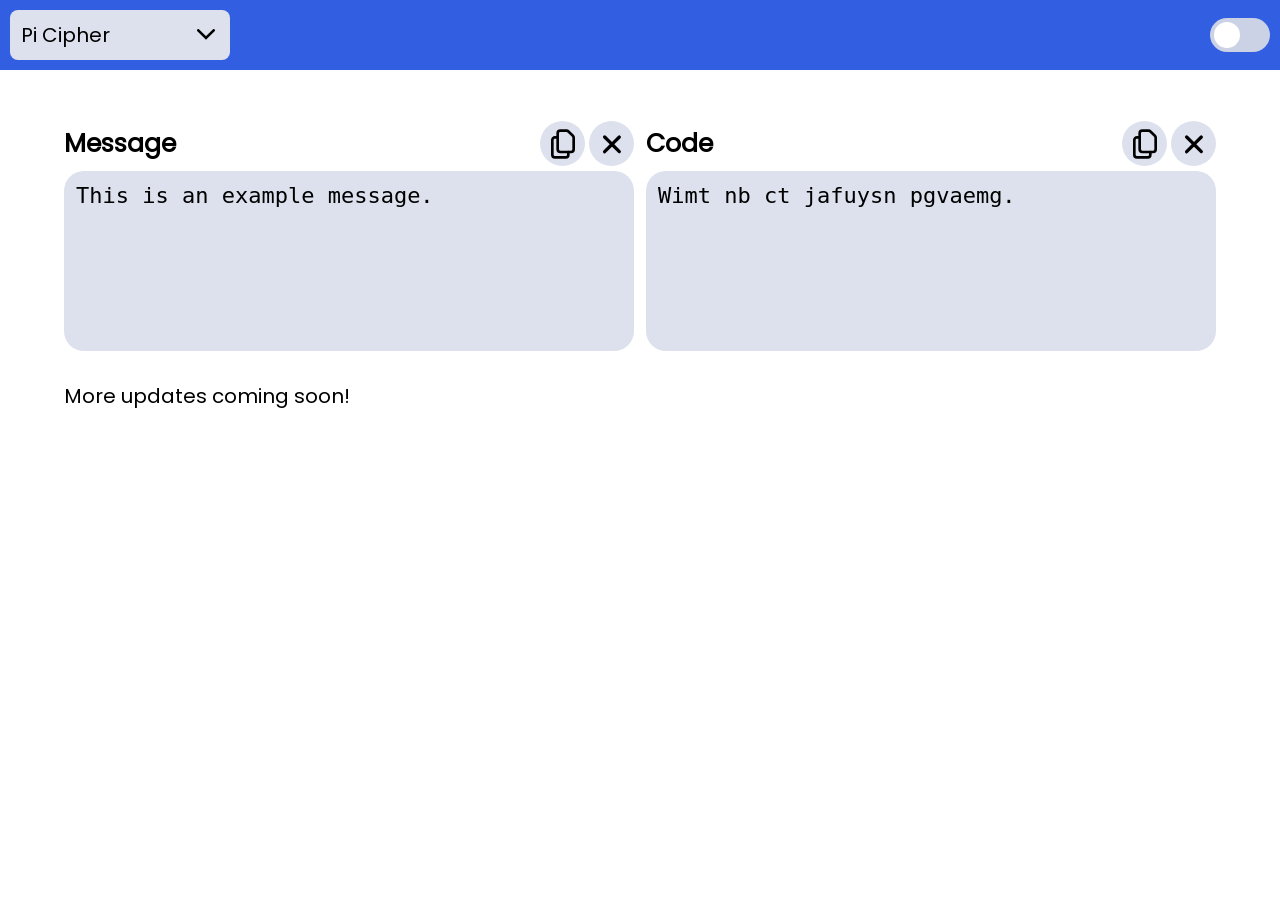
<file: index.html>
<!DOCTYPE html>
<html lang="en" class="light">
<head>
	<meta charset="UTF-8">
	<meta name="viewport" content="width=device-width, initial-scale=1.0">
	<title>Cipher Translator</title>
	<link rel="stylesheet" href="index.css">
	<!-- TODO favicon -->
	<script>
		var darkDesired = false;
		if (localStorage.getItem('dark mode') === 'true') {
			darkDesired = true;
		} else if (localStorage.getItem('dark mode') !== 'false') {
			darkDesired = window.matchMedia('(prefers-color-scheme: dark)').matches;
			localStorage.setItem('dark mode', `${darkDesired}`);
		};
		if (darkDesired) {
			document.documentElement.className = 'dark';

		}
	</script>
</head>

<body>
<div id="copyAlert">Text copied!</div>
<header>
	<label style="position: relative; display: inline-flex; align-items: center;">
		<select id="modeElement" title="choose a translation mode">
			<option>Compressor</option>
			<option>Base Convert</option>
			<option>Keyboard Shift</option>
			<option selected>Pi Cipher</option>
			<option>Reverse</option>
			<option>ROT13</option>
			<option>Vigenère Cipher</option>
			<option>Vigenère Deluxe</option>
		</select>
		<svg viewBox="0 0 14 10">
			<path d="M1 1l6 6 6-6" stroke-width="2" fill="none" stroke-linecap="round"/>
		</svg>
	</label>
	<label class="switch" title="dark mode">
		<input type="checkbox" role="switch" id="darkSwitch">
		<span class="slider"></span>
	</label>
	<script>
		if (darkDesired) {
			document.getElementById("darkSwitch").checked = true;
		};
	</script>
</header>

<main>
	<div id="container">
		<div class="mainbox">
			<div class="boxHeader">
				<div class="fieldTitle">Message</div>
				<div class="miniSelector" style="display: none;">
					<label>
						<select id="unencSelector" title="select here">
							<option>binary</option>
							<option selected>decimal</option>
							<option>hexadecimal</option>
							<option>base64</option>
						</select>
						<svg viewBox="0 0 14 10">
							<path d="M1 1l6 6 6-6" stroke-width="2" fill="none" stroke-linecap="round"/>
						</svg>
					</label>
				</div>
				<div style="display: flex; gap: 4px;">
					<button class="circleButton" onclick="copyText(unencElmnt.value);" title="copy text">
						<svg width="32px" height="32px" viewBox="0 0 24 24" fill="none" style="stroke: var(--font-color);">
							<path d="M8 4V16C8 17.1046 8.89543 18 10 18L18 18C19.1046 18 20 17.1046 20 16V7.24162C20 6.7034 19.7831 6.18789 19.3982 5.81161L16.0829 2.56999C15.7092 2.2046 15.2074 2 14.6847 2H10C8.89543 2 8 2.89543 8 4Z" stroke-width="2" stroke-linecap="round" stroke-linejoin="round"/>
							<path d="M16 18V20C16 21.1046 15.1046 22 14 22H6C4.89543 22 4 21.1046 4 20V9C4 7.89543 4.89543 7 6 7H8" stroke-width="2" stroke-linecap="round" stroke-linejoin="round"/>
						</svg>
					</button>
					<button class="circleButton" onclick="clearBoxes();resize();" title="clear text">
						<svg width="30px" height="30px" viewBox="-3.5 0 19 19" style="fill: var(--font-color);">
							<path d="M11.383 13.644A1.03 1.03 0 0 1 9.928 15.1L6 11.172 2.072 15.1a1.03 1.03 0 1 1-1.455-1.456l3.928-3.928L.617 5.79a1.03 1.03 0 1 1 1.455-1.456L6 8.261l3.928-3.928a1.03 1.03 0 0 1 1.455 1.456L7.455 9.716z"/>
						</svg>
					</button>
				</div>
			</div>
			<textarea id="unencrypted" class="mainfield">This is an example message.</textarea>
		</div>
		<div class="mainbox">
			<div class="boxHeader">
				<div class="fieldTitle">Code</div>
				<div class="miniSelector" style="display: none;">
					<label>
						<select id="encSelector" title="select here">
							<option>binary</option>
							<option>decimal</option>
							<option selected>hexadecimal</option>
							<option>base64</option>
						</select>
						<svg viewBox="0 0 14 10">
							<path d="M1 1l6 6 6-6" stroke-width="2" fill="none" stroke-linecap="round"/>
						</svg>
					</label>
				</div>
				<div style="display: flex; gap: 4px;">
					<button class="circleButton" onclick="copyText(encElmnt.value);" title="copy text">
						<svg width="32px" height="32px" viewBox="0 0 24 24" fill="none" style="stroke: var(--font-color);">
							<path d="M8 4V16C8 17.1046 8.89543 18 10 18L18 18C19.1046 18 20 17.1046 20 16V7.24162C20 6.7034 19.7831 6.18789 19.3982 5.81161L16.0829 2.56999C15.7092 2.2046 15.2074 2 14.6847 2H10C8.89543 2 8 2.89543 8 4Z" stroke-width="2" stroke-linecap="round" stroke-linejoin="round"/>
							<path d="M16 18V20C16 21.1046 15.1046 22 14 22H6C4.89543 22 4 21.1046 4 20V9C4 7.89543 4.89543 7 6 7H8" stroke-width="2" stroke-linecap="round" stroke-linejoin="round"/>
						</svg>
					</button>
					<button class="circleButton" onclick="clearBoxes();resize();" title="clear text">
						<svg width="30px" height="30px" viewBox="-3.5 0 19 19" style="fill: var(--font-color);">
							<path d="M11.383 13.644A1.03 1.03 0 0 1 9.928 15.1L6 11.172 2.072 15.1a1.03 1.03 0 1 1-1.455-1.456l3.928-3.928L.617 5.79a1.03 1.03 0 1 1 1.455-1.456L6 8.261l3.928-3.928a1.03 1.03 0 0 1 1.455 1.456L7.455 9.716z"/>
						</svg>
					</button>
				</div>
			</div>
			<textarea id="encrypted" class="mainfield">Wimt nb ct jafuysn pgvaemg.</textarea>
		</div>
	</div>
	<div id="bonusKeyBox" style="display: none;">
		<div style="height:45px; font-weight:bold; font-size:25px;">Key</div>
		<div id="save_div" style="display: none;">
			<button class="textButton" title="Save key to cache" onclick="saveToCache();">Save</button>
			<button class="textButton" title="Load key from cache" onclick="loadFromCache();">Load</button>
		</div>
		<textarea id="key" oninput="key_resize()">keyword</textarea>
	</div>
	<div id="info">
		More updates coming soon!
	</div>
</main>

<script src="index.js"></script>
</body>
</html>
</file>
<file: index.css>
/* poppins-regular - latin */
@font-face {
  font-display: swap;
  font-family: 'Poppins';
  font-style: normal;
  font-weight: 400;
  src: url('./fonts/poppins-v24-latin-regular.woff2') format('woff2');
}
/* poppins-italic - latin */
@font-face {
  font-display: swap;
  font-family: 'Poppins';
  font-style: italic;
  font-weight: 400;
  src: url('./fonts/poppins-v24-latin-italic.woff2') format('woff2');
}

.light {
    --backdrop: white;
    --font-color: black;
    --button-box: hsl(225, 35%, 90%);
    --button-box-hover: hsl(225, 35%, 85%);
    --button-box-click: hsl(225, 50%, 70%);
    --box-red: hsl(350, 30%, 83%);
    --header-color: hsl(225, 75%, 54%); /* I can't decide the exact hue! */
    --alert-background: hsl(224, 81%, 85%);
    --alert-font-color: black;
}

.dark {
    --backdrop: hsl(225, 15%, 12%);
    --font-color: hsl(0, 0%, 92%);
    --button-box: hsl(225, 15%, 22%);
    --button-box-hover: hsl(225, 15%, 28%);
    --button-box-click: hsl(224, 39%, 41%);
    --box-red: hsl(351, 30%, 21%);
    --header-color: hsl(225, 62%, 46%);
    --alert-background: hsl(0, 0%, 20%);
    --alert-font-color: hsl(0, 0%, 95%);
}

body {
    font-family: poppins;
    font-size: 20px;
    color: var(--font-color);
    background-color: var(--backdrop);
    margin: 0px;
}

header {
    background-color: var(--header-color);
    display: flex;
    justify-content: space-between;
    align-items: center;
    padding: 10px;
    margin-bottom: 4vw;
}

header select {
    font-family: inherit;
    font-size: inherit;
    color: inherit;
    border-radius: 8px;
    background-color: var(--button-box);
    border: none;
    padding: 11px 44px 13px 11px;
    min-width: 200px;
    max-width: 230px; /* Calculated so as to provide a 10px gap with the darkmode switch. */
    height: 50px;
    outline: none;
    cursor: pointer;
    appearance: none;
    -webkit-appearance: none;
    -moz-appearance: none;
    transition: background-color 0.3s ease;
}

header option {
    font-family: inherit;
    font-size: inherit;
    color: inherit;
    background-color: var(--button-box);
}

header svg { /* This is the arrow in the select element */
    position: absolute;
    right: 15px;
    width: 18px;
    height: auto;
    pointer-events: none;
    stroke: var(--font-color);
}

.miniSelector label {
    height: 45px;
    position: relative;
    display: inline-flex;
    align-items: center;
}

.miniSelector select {
    font-family: inherit;
    font-size: inherit;
    color: inherit;
    border-radius: 999px;
    background-color: var(--button-box);
    border: none;
    padding-left: 14px;
    min-width: 190px;
    max-width: 230px;
    height: 45px;
    overflow: visible;
    outline: none;
    cursor: pointer;
    appearance: none;
    -webkit-appearance: none;
    -moz-appearance: none;
    transition: background-color 0.3s ease;
}

.miniSelector option {
    font-family: inherit;
    font-size: inherit;
    color: inherit;
    background-color: var(--button-box);
}

.miniSelector svg { /* This is the arrow in the select element */
    position: absolute;
    right: 15px;
    width: 18px;
    height: auto;
    margin-top: 4px;
    pointer-events: none;
    stroke: var(--font-color);
}

main {
    padding-left: 5vw;
    padding-right: 5vw;
}

#container {
    display: flex;
    flex-direction: column;
    column-gap: 12px;
    row-gap: 20px;
    width: 100%;
    margin-bottom: 30px;
}

.mainbox {
    flex: 1;    /* each box takes 50% */
    display: flex;
    flex-direction: column; /* overriden for desktop */
    gap: 5px;
}

.mainfield {
    box-sizing: border-box;
    border-radius: 20px;
    border: none;
    padding: 12px;
    min-height: 180px;
    overflow: hidden;
}

textarea {
    font-family: monospace;
    font-size: 22px;
    resize: none;
    color: inherit;
    background-color: var(--button-box);
    transition: background-color 0.3s ease; /* ensure smooth transition both on hover and on hover-off */
}

/* Desktop layout */
@media (min-width: 700px) { /* Useful for mobile testing: https://stackoverflow.com/a/74067383 */

    #container {
        flex-direction: row;
    }

    button:hover {
        transition: background-color 0.3s ease;
        background-color: var(--button-box-hover);
    }
    textarea:hover {
        background-color: var(--button-box-hover);
    }
    header select:hover {
        background-color: var(--button-box-hover);
    }
    .miniSelector select:hover {
        background-color: var(--button-box-hover);
    }
}

textarea:focus {
    background-color: var(--button-box);
}

.flash-red {
  animation: flashRed 0.8s ease-out;
}

@keyframes flashRed {
  0%   { background-color: var(--box-red); }
  30%  { background-color: var(--box-red); }
  100% { background-color: var(--button-box); }
}

.boxHeader {
    display: flex;
    justify-content: space-between;
    align-items: center;
}

.fieldTitle {
    display: inline-block;
    font-weight: bold;
    font-size: 25px;
}

button {
    cursor: pointer;
    display: inline-block;
    border: none;
    background-color: var(--button-box);
}

.circleButton {
    height: 45px;
    width: 45px;
    padding: 0px;
    padding-top: 3px;
    border-radius: 50%;
}

.textButton {
    font-family: inherit;
    font-size: inherit;
    color: inherit;
    border: 1px solid var(--header-color);
    
    padding: 3px 12px 2px 12px;
    border-radius: 9999px;
}

button:active {
    transition: none;
    background-color: var(--button-box-click);
}

/* Container framework for the toggle */
.switch {
    position: relative;
    display: inline-block;
    width: 60px;
    height: 34px;
}

/* Hide the native browser checkbox */
.switch input {
    opacity: 0;
    width: 0;
    height: 0;
}

/* The tracking slider background */
.slider {
    position: absolute;
    cursor: pointer;
    top: 0;
    left: 0;
    right: 0;
    bottom: 0;
    background-color: hsl(225, 35%, 85%);
    border-radius: 34px;
    transition: 0.4s;
}

/* The sliding circular knob */
.slider::before {
    position: absolute;
    content: "";
    height: 26px;
    width: 26px;
    left: 4px;
    bottom: 4px;
    background-color: white;
    border-radius: 50%;
    transition: 0.4s;
}

/* Track color shift when checked */
input:checked + .slider {
    background-color: hsl(225, 18%, 67%);
}

/* Knob translation when checked */
input:checked + .slider::before {
    transform: translateX(26px);
}

@keyframes popUp {
    0% {transform: translateY(0px); visibility: visible;}
    5% {transform: translateY(-44px);}
    95% {transform: translateY(-44px);}
    100% {transform: translateY(0px); visibility: hidden;}
}

#copyAlert {
    display: inline-block;
    font-size: inherit;
    visibility: hidden;
    z-index: 1;
    position: fixed;
    left: 10px;
    bottom: -32px;
    box-sizing: border-box;
    padding: 5px;
    border-radius: 8px;
    font-family: inherit;
    font-size: inherit;
    color: var(--alert-font-color);
    background-color: var(--alert-background);
}

.pop-up {
    animation: popUp 2s;
}

#info {
    margin-top: 30px;
}

#key {
    display: block;
    box-sizing: border-box;
    border-radius: 20px;
    border: none;
    padding: 12px;
    min-width: 200px;
    max-width: 100%;
    width: 200px;
    overflow: hidden;
    height: 55px; /* = 31 + 2*12, word height plus the padding. */
}

#save_div {
    padding: 16px;
    padding-left: 0px;
}
</file>
